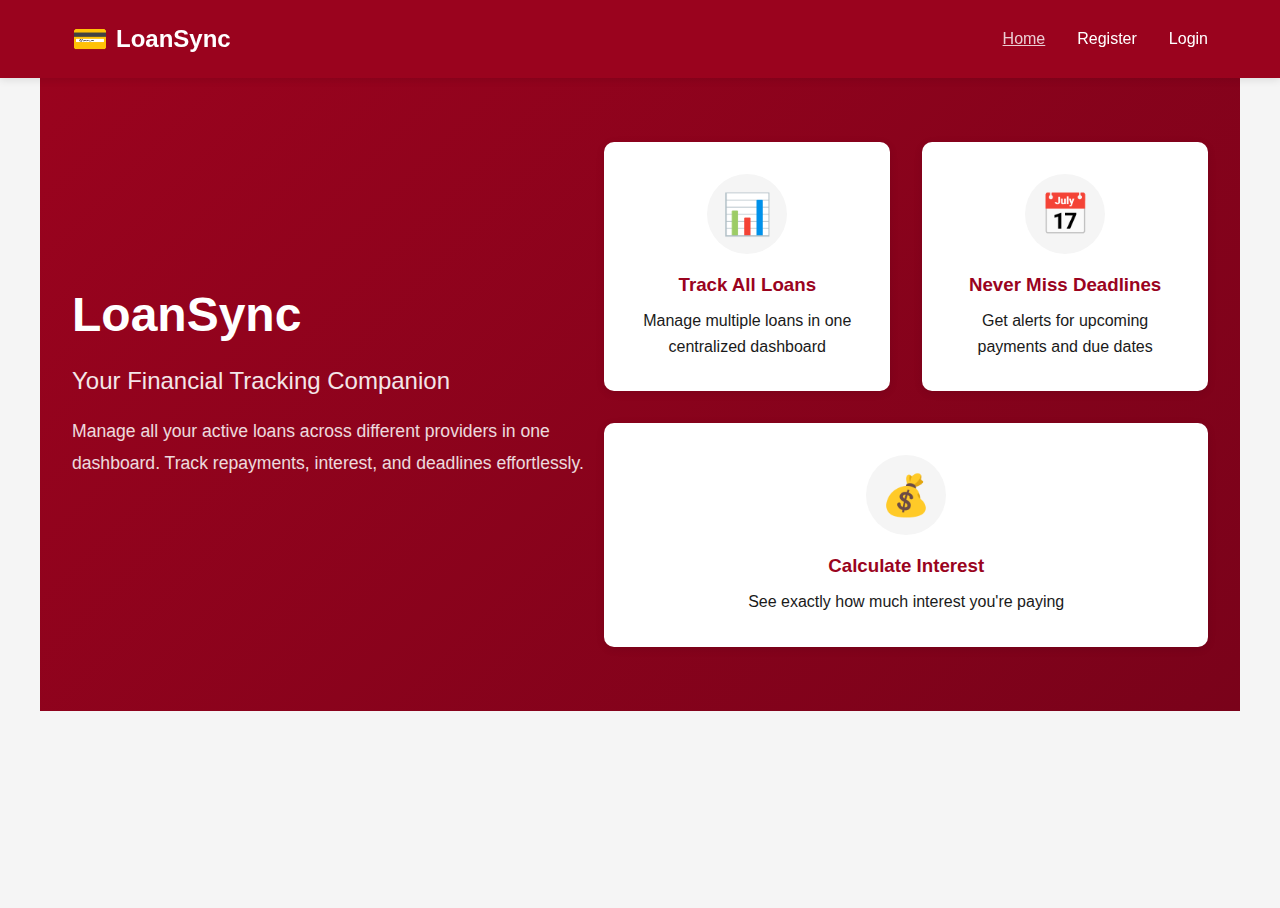
<file: index.html>
<!DOCTYPE html>
<html lang="en">
<head>
    <meta charset="UTF-8">
    <meta name="viewport" content="width=device-width, initial-scale=1.0">
    <title>LoanSync - Your Financial Tracking Companion</title>
    <link rel="stylesheet" href="style.css">
</head>
<body>
    <!-- Navigation Bar -->
    <nav class="navbar">
        <div class="nav-container">
            <div class="nav-logo">
                <span class="logo-icon">💳</span>
                LoanSync
            </div>
            <ul class="nav-menu">
                <li><a href="index.html" class="nav-link active">Home</a></li>
                <li><a href="register.html" class="nav-link">Register</a></li>
                <li><a href="login.html" class="nav-link">Login</a></li>
            </ul>
        </div>
    </nav>

    <!-- Landing Page -->
    <main class="landing-page">
        <section class="landing-hero">
            <div class="hero-content">
                <h1>LoanSync</h1>
                <p class="hero-subtitle">Your Financial Tracking Companion</p>
                <p class="hero-description">
                    Manage all your active loans across different providers in one dashboard. Track repayments, interest, and deadlines effortlessly.
                </p>
            </div>
            <div class="hero-features">
                <div class="feature-card">
                    <div class="feature-icon">📊</div>
                    <h3>Track All Loans</h3>
                    <p>Manage multiple loans in one centralized dashboard</p>
                </div>
                <div class="feature-card">
                    <div class="feature-icon">📅</div>
                    <h3>Never Miss Deadlines</h3>
                    <p>Get alerts for upcoming payments and due dates</p>
                </div>
                <div class="feature-card">
                    <div class="feature-icon">💰</div>
                    <h3>Calculate Interest</h3>
                    <p>See exactly how much interest you're paying</p>
                </div>
            </div>
        </section>
    </main>

    <script src="script.js"></script>
</body>
</html>
</file>
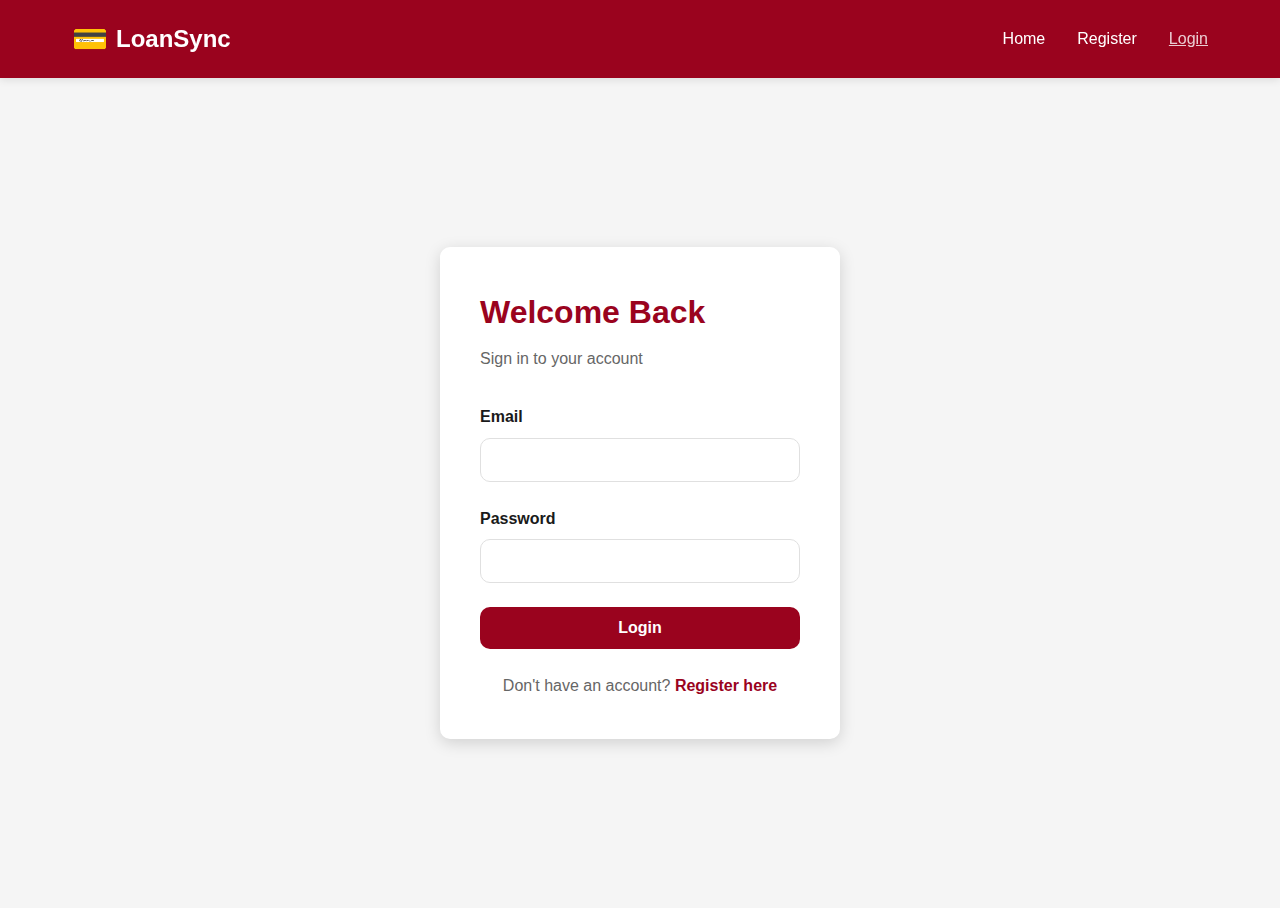
<file: dashboard.html>
<!DOCTYPE html>
<html lang="en">
<head>
    <meta charset="UTF-8">
    <meta name="viewport" content="width=device-width, initial-scale=1.0">
    <title>Dashboard - LoanSync</title>
    <link rel="stylesheet" href="style.css">
</head>
<body>
    <!-- Navigation Bar -->
    <nav class="navbar">
        <div class="nav-container">
            <div class="nav-logo">
                <span class="logo-icon">💳</span>
                LoanSync
            </div>
            <ul class="nav-menu">
                <li><a href="index.html" class="nav-link">Home</a></li>
                <li><a href="register.html" class="nav-link">Register</a></li>
                <li><a href="login.html" class="nav-link">Login</a></li>
                <li><a href="#" id="logoutBtn" class="nav-link">Logout</a></li>
            </ul>
        </div>
    </nav>

    <main class="dashboard-page">
        <div class="dashboard-header">
            <h1>Dashboard</h1>
            <p id="userGreeting" class="user-greeting">Welcome back!</p>
        </div>

        <div class="dashboard-grid">
            <!-- Total Debt Overview Card -->
            <section class="dashboard-card debt-overview-card">
                <h2>Total Debt Overview</h2>
                <div class="debt-amount">
                    <span class="amount-label">Total Debt</span>
                    <span class="amount-value" id="totalDebt">Ksh0.00</span>
                </div>
                <div class="financial-tip-slideshow">
                    <h3>💡 Financial Tip</h3>
                    <p id="financialTipSlideshow" class="tip-text"></p>
                    <div class="tip-dots" id="tipDots"></div>
                </div>
            </section>

            <!-- Upcoming Payments Card -->
            <section class="dashboard-card upcoming-payments-card">
                <h2>Upcoming Payments</h2>
                <div class="payments-list" id="upcomingPayments">
                    <p class="empty-message">No upcoming payments</p>
                </div>
            </section>

            <!-- Quick Actions Card -->
            <section class="dashboard-card quick-actions-card">
                <h2>Quick Actions</h2>
                <div class="actions-buttons">
                    <button class="btn btn-primary" onclick="openAddLoanModal()">+ Add New Loan</button>
                    <button class="btn btn-secondary">View Reports</button>
                </div>
                
                <div class="interest-calculator">
                    <h3>Interest Calculator</h3>
                    <div class="calc-input">
                        <input type="number" id="calcPrincipal" placeholder="Principal (Ksh)" min="0">
                        <input type="number" id="calcRate" placeholder="Rate (%)" min="0">
                        <input type="number" id="calcYears" placeholder="Years" min="0" step="0.1">
                        <button class="btn btn-secondary" onclick="calculateInterest()">Calculate</button>
                    </div>
                    <p id="calcResult" class="calc-result"></p>
                </div>
            </section>
        </div>

        <!-- All Loans Section -->
        <section class="all-loans-section">
            <h2>All Loans</h2>
            <div class="loans-grid" id="allLoansGrid">
                <p class="empty-message">No loans added yet. Start by adding your first loan!</p>
            </div>
        </section>
    </main>

    <!-- Add Loan Modal -->
    <div id="addLoanModal" class="modal">
        <div class="modal-content">
            <span class="modal-close" onclick="closeAddLoanModal()">&times;</span>
            <h2>Add New Loan</h2>
            <form id="addLoanForm" class="modal-form">
                <div class="form-group">
                    <label for="loanProvider">Provider Name</label>
                    <input type="text" id="loanProvider" placeholder="e.g., Bank of India" required>
                </div>
                <div class="form-group">
                    <label for="loanPrincipal">Principal Amount (Ksh)</label>
                    <input type="number" id="loanPrincipal" placeholder="100000" min="0" required>
                </div>
                <div class="form-group">
                    <label for="loanRate">Interest Rate (%)</label>
                    <input type="number" id="loanRate" placeholder="10" min="0" step="0.1" required>
                </div>
                <div class="form-group">
                    <label for="loanTimePeriod">Loan Period</label>
                    <div class="time-period-group">
                        <input type="number" id="loanTimePeriodValue" placeholder="Enter duration" min="1" required>
                        <select id="loanTimePeriodUnit" required>
                            <option value="">Select Unit</option>
                            <option value="months">Months</option>
                            <option value="years">Years</option>
                        </select>
                    </div>
                </div>
                <div class="form-group">
                    <label for="loanDueDate">Due Date</label>
                    <input type="date" id="loanDueDate" required>
                </div>
                <button type="submit" class="btn btn-primary full-width">Add Loan</button>
            </form>
        </div>
    </div>

    <script src="script.js"></script>
    <script>
        document.addEventListener('DOMContentLoaded', function() {
            checkAuth();
            loadDashboard();
        });
        document.getElementById('addLoanForm').addEventListener('submit', handleAddLoan);
        document.getElementById('logoutBtn').addEventListener('click', handleLogout);
    </script>
</body>
</html>
</file>
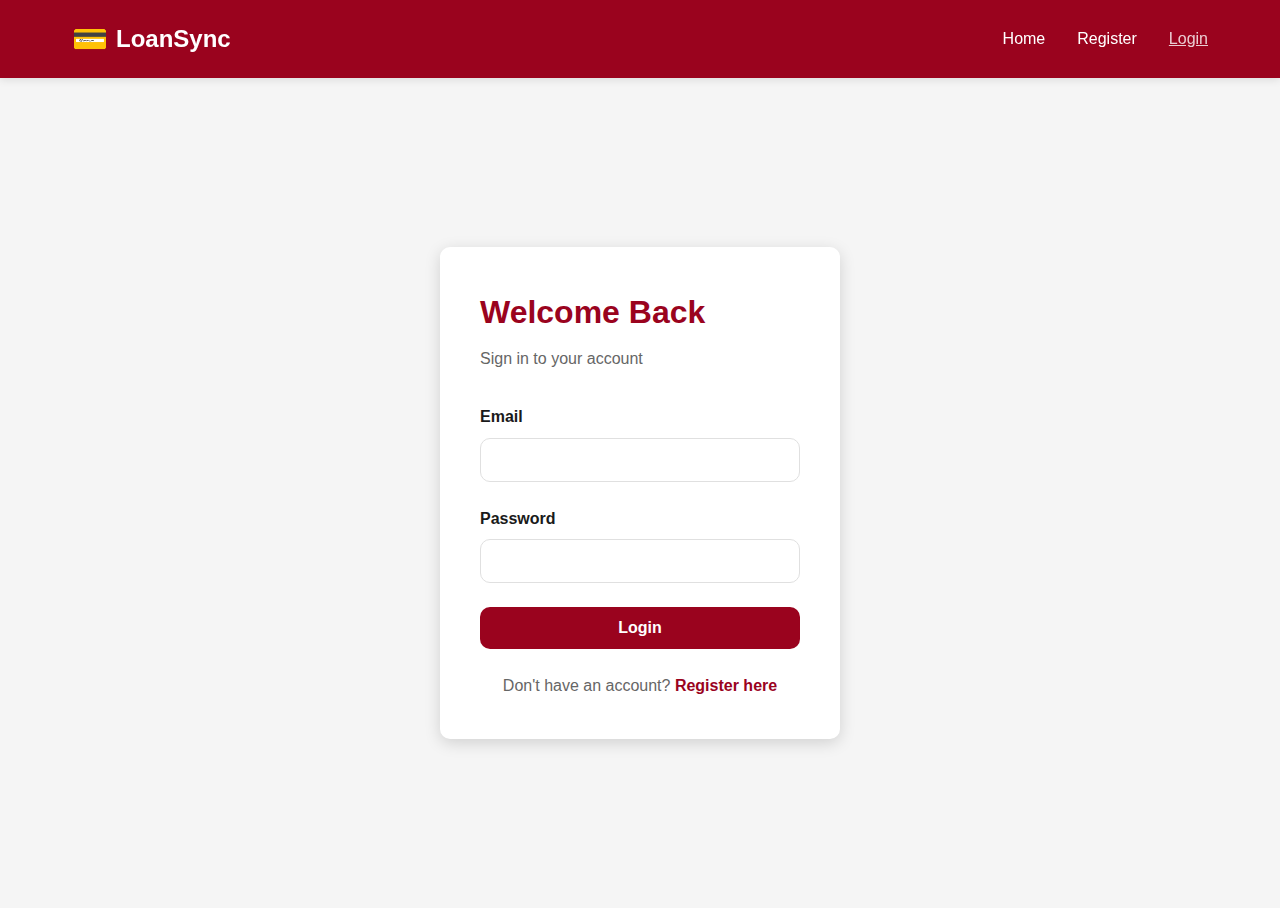
<file: login.html>
<!DOCTYPE html>
<html lang="en">
<head>
    <meta charset="UTF-8">
    <meta name="viewport" content="width=device-width, initial-scale=1.0">
    <title>Login - LoanSync</title>
    <link rel="stylesheet" href="style.css">
</head>
<body>
    <!-- Navigation Bar -->
    <nav class="navbar">
        <div class="nav-container">
            <div class="nav-logo">
                <span class="logo-icon">💳</span>
                LoanSync
            </div>
            <ul class="nav-menu">
                <li><a href="index.html" class="nav-link">Home</a></li>
                <li><a href="register.html" class="nav-link">Register</a></li>
                <li><a href="login.html" class="nav-link active">Login</a></li>
            </ul>
        </div>
    </nav>

    <main class="auth-page">
        <div class="auth-container">
            <div class="auth-card">
                <h1>Welcome Back</h1>
                <p class="auth-subtitle">Sign in to your account</p>
                
                <form id="loginForm" class="auth-form">
                    <div class="form-group">
                        <label for="loginEmail">Email</label>
                        <input type="email" id="loginEmail" name="email" required>
                    </div>

                    <div class="form-group">
                        <label for="loginPassword">Password</label>
                        <input type="password" id="loginPassword" name="password" required>
                    </div>

                    <button type="submit" class="btn btn-primary full-width">Login</button>
                </form>

                <p class="auth-link">Don't have an account? <a href="register.html">Register here</a></p>
                <div id="loginMessage" class="auth-message"></div>
            </div>
        </div>
    </main>

    <script src="script.js"></script>
    <script>
        document.getElementById('loginForm').addEventListener('submit', handleLogin);
    </script>
</body>
</html>
</file>
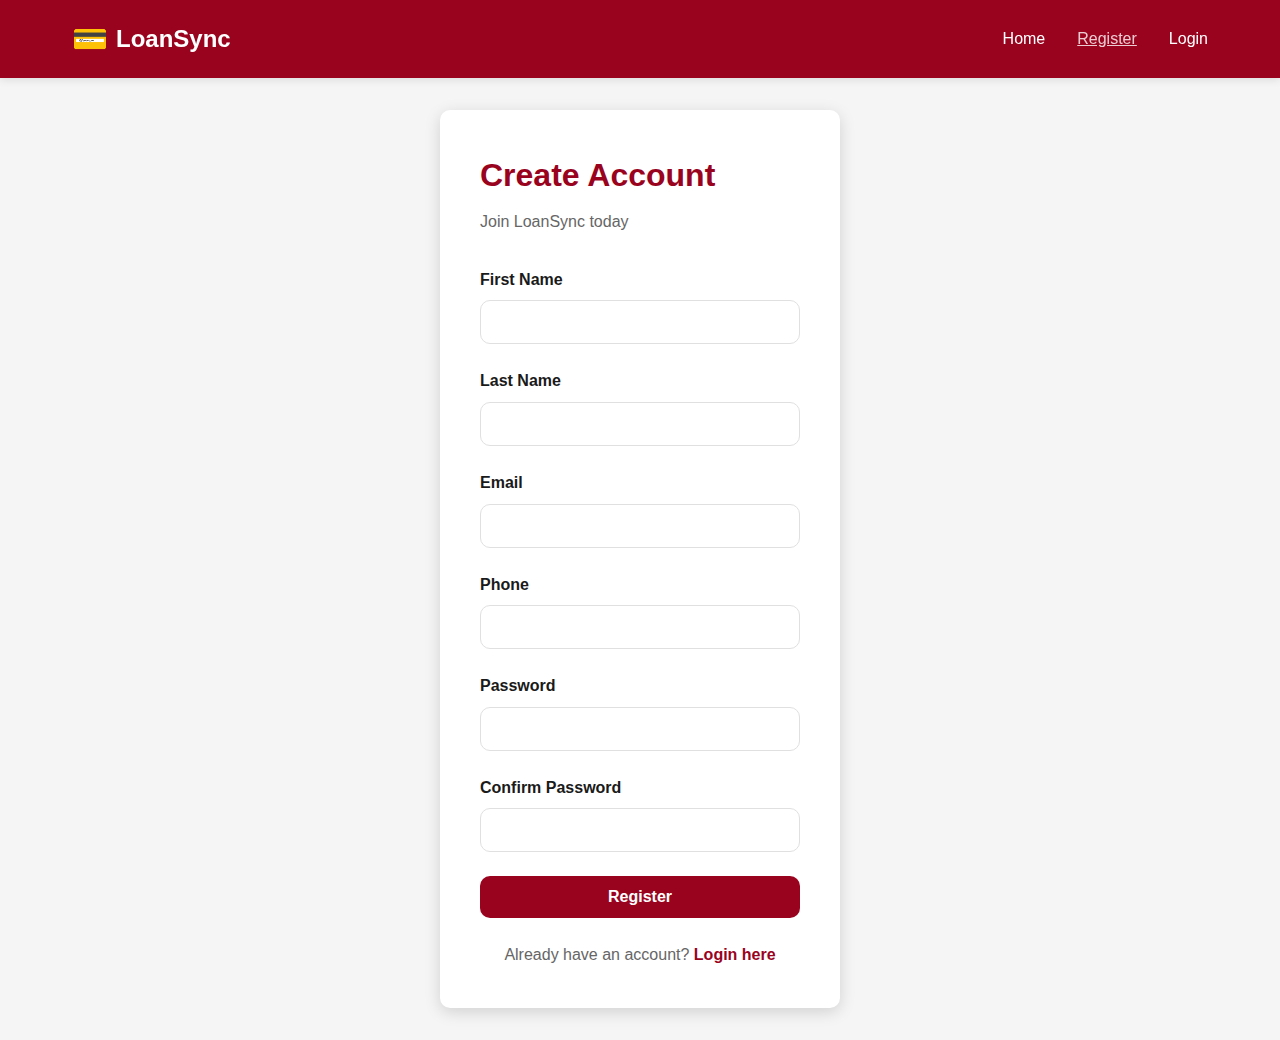
<file: register.html>
<!DOCTYPE html>
<html lang="en">
<head>
    <meta charset="UTF-8">
    <meta name="viewport" content="width=device-width, initial-scale=1.0">
    <title>Register - LoanSync</title>
    <link rel="stylesheet" href="style.css">
</head>
<body>
    <!-- Navigation Bar -->
    <nav class="navbar">
        <div class="nav-container">
            <div class="nav-logo">
                <span class="logo-icon">💳</span>
                LoanSync
            </div>
            <ul class="nav-menu">
                <li><a href="index.html" class="nav-link">Home</a></li>
                <li><a href="register.html" class="nav-link active">Register</a></li>
                <li><a href="login.html" class="nav-link">Login</a></li>
            </ul>
        </div>
    </nav>

    <main class="auth-page">
        <div class="auth-container">
            <div class="auth-card">
                <h1>Create Account</h1>
                <p class="auth-subtitle">Join LoanSync today</p>
                
                <form id="registerForm" class="auth-form">
                    <div class="form-group">
                        <label for="firstName">First Name</label>
                        <input type="text" id="firstName" name="firstName" required>
                    </div>

                    <div class="form-group">
                        <label for="lastName">Last Name</label>
                        <input type="text" id="lastName" name="lastName" required>
                    </div>

                    <div class="form-group">
                        <label for="regEmail">Email</label>
                        <input type="email" id="regEmail" name="email" required>
                    </div>

                    <div class="form-group">
                        <label for="phone">Phone</label>
                        <input type="tel" id="phone" name="phone" required>
                    </div>

                    <div class="form-group">
                        <label for="regPassword">Password</label>
                        <input type="password" id="regPassword" name="password" required>
                    </div>

                    <div class="form-group">
                        <label for="confirmPassword">Confirm Password</label>
                        <input type="password" id="confirmPassword" name="confirmPassword" required>
                    </div>

                    <button type="submit" class="btn btn-primary full-width">Register</button>
                </form>

                <p class="auth-link">Already have an account? <a href="login.html">Login here</a></p>
                <div id="registerMessage" class="auth-message"></div>
            </div>
        </div>
    </main>

    <script src="script.js"></script>
    <script>
        document.getElementById('registerForm').addEventListener('submit', handleRegister);
    </script>
</body>
</html>
</file>
<file: style.css>
/* Root Variables */
:root {
  --primary: #9a031e;
  --primary-dark: #7a021a;
  --primary-light: #c41e3a;
  --neutral-bg: #ffffff;
  --neutral-light: #f5f5f5;
  --neutral-gray: #e0e0e0;
  --neutral-dark: #333333;
  --text-primary: #1a1a1a;
  --text-secondary: #666666;
  --accent-success: #28a745;
  --accent-warning: #ffc107;
  --accent-danger: #dc3545;
  --border-radius: 10px;
  --shadow: 0 2px 8px rgba(0, 0, 0, 0.1);
  --shadow-lg: 0 4px 16px rgba(0, 0, 0, 0.15);
}

/* Global Styles */
* {
  margin: 0;
  padding: 0;
  box-sizing: border-box;
}

body {
  font-family: -apple-system, BlinkMacSystemFont, "Segoe UI", Roboto, Oxygen, Ubuntu, Cantarell, sans-serif;
  color: var(--text-primary);
  background-color: var(--neutral-light);
  line-height: 1.6;
}

/* Navigation */
.navbar {
  background-color: var(--primary);
  padding: 1rem 0;
  position: sticky;
  top: 0;
  z-index: 100;
  box-shadow: var(--shadow);
}

.nav-container {
  max-width: 1200px;
  margin: 0 auto;
  padding: 0 2rem;
  display: flex;
  justify-content: space-between;
  align-items: center;
}

.nav-logo {
  color: white;
  font-size: 1.5rem;
  font-weight: bold;
  display: flex;
  align-items: center;
  gap: 0.5rem;
}

.logo-icon {
  font-size: 1.8rem;
}

.nav-menu {
  display: flex;
  list-style: none;
  gap: 2rem;
}

.nav-link {
  color: white;
  text-decoration: none;
  font-weight: 500;
  transition: opacity 0.3s ease;
}

.nav-link:hover,
.nav-link.active {
  opacity: 0.8;
  text-decoration: underline;
}

/* Landing Page */
.landing-page {
  min-height: calc(100vh - 70px);
}

.landing-hero {
  background: linear-gradient(135deg, var(--primary) 0%, var(--primary-dark) 100%);
  color: white;
  padding: 4rem 2rem;
  text-align: center;
  display: flex;
  align-items: center;
  justify-content: center;
  max-width: 1200px;
  margin: 0 auto;
}

.hero-content {
  text-align: left;
  width: 100%;
}

.hero-content h1 {
  font-size: 3rem;
  margin-bottom: 0.5rem;
}

.hero-subtitle {
  font-size: 1.5rem;
  opacity: 0.9;
  margin-bottom: 1rem;
}

.hero-description {
  font-size: 1.1rem;
  opacity: 0.85;
  margin-bottom: 2rem;
  line-height: 1.8;
}

.hero-buttons {
  display: flex;
  gap: 1rem;
  flex-wrap: wrap;
  margin-bottom: 3rem;
}

/* Updated hero-features to display horizontally with flex layout */
.hero-features {
  display: flex;
  gap: 2rem;
  justify-content: flex-start;
  flex-wrap: wrap;
}

.feature-card {
  background: white;
  color: var(--text-primary);
  padding: 2rem;
  border-radius: var(--border-radius);
  box-shadow: var(--shadow);
  transition: transform 0.3s ease;
  flex: 1;
  min-width: 200px;
  text-align: center;
}

.feature-card:hover {
  transform: translateY(-5px);
}

/* Made feature icons circular containers instead of square */
.feature-icon {
  width: 80px;
  height: 80px;
  border-radius: 50%;
  background-color: var(--neutral-light);
  display: flex;
  align-items: center;
  justify-content: center;
  font-size: 2.5rem;
  margin: 0 auto 1rem;
}

.feature-card h3 {
  margin-bottom: 0.5rem;
  color: var(--primary);
}

/* Buttons */
.btn {
  display: inline-block;
  padding: 0.75rem 1.5rem;
  border: none;
  border-radius: var(--border-radius);
  font-size: 1rem;
  font-weight: 600;
  cursor: pointer;
  transition: all 0.3s ease;
  text-decoration: none;
  text-align: center;
}

.btn-primary {
  background-color: var(--primary);
  color: white;
}

.btn-primary:hover {
  background-color: var(--primary-dark);
  box-shadow: var(--shadow-lg);
}

.btn-secondary {
  background-color: var(--neutral-light);
  color: var(--text-primary);
  border: 2px solid var(--primary);
}

.btn-secondary:hover {
  background-color: var(--primary);
  color: white;
}

.full-width {
  width: 100%;
}

/* Auth Page */
.auth-page {
  min-height: calc(100vh - 70px);
  display: flex;
  align-items: center;
  justify-content: center;
  padding: 2rem;
}

.auth-container {
  width: 100%;
  max-width: 400px;
}

.auth-card {
  background: white;
  padding: 2.5rem;
  border-radius: var(--border-radius);
  box-shadow: var(--shadow-lg);
}

.auth-card h1 {
  margin-bottom: 0.5rem;
  color: var(--primary);
}

.auth-subtitle {
  color: var(--text-secondary);
  margin-bottom: 2rem;
}

.auth-form {
  margin-bottom: 1.5rem;
}

.form-group {
  margin-bottom: 1.5rem;
}

.form-group label {
  display: block;
  margin-bottom: 0.5rem;
  font-weight: 600;
  color: var(--text-primary);
}

.form-group input {
  width: 100%;
  padding: 0.75rem;
  border: 1px solid var(--neutral-gray);
  border-radius: var(--border-radius);
  font-size: 1rem;
  transition: border-color 0.3s ease;
}

.form-group input:focus {
  outline: none;
  border-color: var(--primary);
  box-shadow: 0 0 0 3px rgba(154, 3, 30, 0.1);
}

.auth-link {
  text-align: center;
  color: var(--text-secondary);
}

.auth-link a {
  color: var(--primary);
  text-decoration: none;
  font-weight: 600;
}

.auth-link a:hover {
  text-decoration: underline;
}

.auth-message {
  margin-top: 1rem;
  padding: 1rem;
  border-radius: var(--border-radius);
  display: none;
}

.auth-message.success {
  background-color: #d4edda;
  color: #155724;
  border: 1px solid #c3e6cb;
  display: block;
}

.auth-message.error {
  background-color: #f8d7da;
  color: #721c24;
  border: 1px solid #f5c6cb;
  display: block;
}

/* Dashboard Page */
.dashboard-page {
  max-width: 1200px;
  margin: 0 auto;
  padding: 2rem;
}

.dashboard-header {
  margin-bottom: 2rem;
}

.dashboard-header h1 {
  font-size: 2.5rem;
  color: var(--primary);
  margin-bottom: 0.5rem;
}

.user-greeting {
  color: var(--text-secondary);
  font-size: 1.1rem;
}

.dashboard-grid {
  display: grid;
  grid-template-columns: repeat(auto-fit, minmax(350px, 1fr));
  gap: 2rem;
  margin-bottom: 3rem;
}

.dashboard-card {
  background: white;
  padding: 2rem;
  border-radius: var(--border-radius);
  box-shadow: var(--shadow);
  transition: transform 0.3s ease;
}

.dashboard-card:hover {
  transform: translateY(-5px);
  box-shadow: var(--shadow-lg);
}

.dashboard-card h2 {
  color: var(--primary);
  margin-bottom: 1.5rem;
  font-size: 1.4rem;
}

/* Debt Overview Card */
.debt-amount {
  display: flex;
  flex-direction: column;
  gap: 0.5rem;
  margin-bottom: 2rem;
}

.amount-label {
  color: var(--text-secondary);
  font-size: 0.95rem;
  font-weight: 500;
}

.amount-value {
  font-size: 2rem;
  font-weight: bold;
  color: var(--primary);
}

/* Financial Tip Slideshow */
.financial-tip-slideshow {
  background-color: var(--neutral-light);
  padding: 1.5rem;
  border-radius: var(--border-radius);
  border-left: 4px solid var(--primary);
  margin-top: 1.5rem;
}

.financial-tip-slideshow h3 {
  color: var(--primary);
  margin-bottom: 1rem;
  font-size: 1.1rem;
}

.tip-text {
  color: var(--text-primary);
  line-height: 1.6;
  min-height: 60px;
  margin-bottom: 1rem;
}

.tip-dots {
  display: flex;
  justify-content: center;
  gap: 0.5rem;
}

.dot {
  height: 10px;
  width: 10px;
  background-color: var(--neutral-gray);
  border-radius: 50%;
  display: inline-block;
  cursor: pointer;
  transition: background-color 0.3s ease;
}

.dot:hover {
  background-color: var(--primary-light);
}

.dot.active {
  background-color: var(--primary);
}
/* Payments List */
.payments-list {
  max-height: 400px;
  overflow-y: auto;
}

.payment-item {
  background-color: var(--neutral-light);
  padding: 1rem;
  border-radius: var(--border-radius);
  margin-bottom: 1rem;
  display: flex;
  justify-content: space-between;
  align-items: center;
}

.payment-info h3 {
  font-size: 1rem;
  margin-bottom: 0.25rem;
  color: var(--text-primary);
}

.payment-info p {
  color: var(--text-secondary);
  font-size: 0.9rem;
}

.payment-date {
  font-weight: 600;
  color: var(--primary);
  margin-bottom: 0.5rem;
}

.payment-actions {
  display: flex;
  gap: 0.5rem;
}

.btn-small {
  padding: 0.5rem 1rem;
  font-size: 0.85rem;
}

.empty-message {
  color: var(--text-secondary);
  text-align: center;
  padding: 2rem 0;
}

/* Quick Actions Card */
.actions-buttons {
  display: flex;
  flex-direction: column;
  gap: 1rem;
  margin-bottom: 2rem;
}

.actions-buttons .btn {
  width: 100%;
}

.financial-tip {
  background-color: var(--neutral-light);
  padding: 1rem;
  border-radius: var(--border-radius);
  border-left: 4px solid var(--primary);
  margin-bottom: 1.5rem;
}

.financial-tip h3 {
  color: var(--primary);
  margin-bottom: 0.5rem;
}

.interest-calculator {
  background-color: var(--neutral-light);
  padding: 1rem;
  border-radius: var(--border-radius);
}

.interest-calculator h3 {
  margin-bottom: 1rem;
  color: var(--text-primary);
  font-size: 1rem;
}

.calc-input {
  display: flex;
  flex-direction: column;
  gap: 0.5rem;
  margin-bottom: 1rem;
}

.calc-input input {
  padding: 0.6rem;
  border: 1px solid var(--neutral-gray);
  border-radius: var(--border-radius);
  font-size: 0.9rem;
}

.calc-input button {
  width: 100%;
}

.calc-result {
  background-color: white;
  padding: 0.75rem;
  border-radius: var(--border-radius);
  text-align: center;
  font-weight: 600;
  color: var(--primary);
  margin-top: 0.5rem;
}

/* All Loans Section */
.all-loans-section {
  background: white;
  padding: 2rem;
  border-radius: var(--border-radius);
  box-shadow: var(--shadow);
  margin-top: 2rem;
}

.all-loans-section h2 {
  color: var(--primary);
  margin-bottom: 1.5rem;
}

.loans-grid {
  display: grid;
  grid-template-columns: repeat(auto-fill, minmax(280px, 1fr));
  gap: 1.5rem;
}

.loan-card {
  background-color: var(--neutral-light);
  padding: 1.5rem;
  border-radius: var(--border-radius);
  border-left: 4px solid var(--primary);
  transition: all 0.3s ease;
}

.loan-card:hover {
  box-shadow: var(--shadow);
  transform: translateY(-3px);
}

.loan-card.paid {
  opacity: 0.7;
  border-left-color: var(--accent-success);
}

.loan-provider {
  font-size: 1.1rem;
  font-weight: bold;
  color: var(--text-primary);
  margin-bottom: 1rem;
}

.loan-detail {
  display: flex;
  justify-content: space-between;
  margin-bottom: 0.75rem;
  font-size: 0.95rem;
}

.loan-detail-label {
  color: var(--text-secondary);
  font-weight: 500;
}

.loan-detail-value {
  color: var(--text-primary);
  font-weight: 600;
}

.loan-interest {
  background-color: rgba(154, 3, 30, 0.1);
  padding: 0.75rem;
  border-radius: var(--border-radius);
  margin-top: 1rem;
  text-align: center;
  font-weight: 600;
  color: var(--primary);
}

.loan-due {
  margin-top: 1rem;
  padding-top: 1rem;
  border-top: 1px solid var(--neutral-gray);
}

.loan-due-date {
  font-size: 0.9rem;
  color: var(--text-secondary);
}

.loan-due-date-value {
  font-weight: bold;
  color: var(--primary);
}

.loan-actions {
  display: flex;
  gap: 0.5rem;
  margin-top: 1rem;
}

.loan-actions .btn {
  flex: 1;
  padding: 0.6rem;
  font-size: 0.85rem;
}

/* Modal */
.modal {
  display: none;
  position: fixed;
  z-index: 1000;
  left: 0;
  top: 0;
  width: 100%;
  height: 100%;
  background-color: rgba(0, 0, 0, 0.5);
  align-items: center;
  justify-content: center;
}

.modal.open {
  display: flex;
}

.modal-content {
  background-color: white;
  padding: 2rem;
  border-radius: var(--border-radius);
  width: 90%;
  max-width: 400px;
  max-height: 90vh;
  overflow-y: auto;
  box-shadow: var(--shadow-lg);
  position: relative;
  animation: slideIn 0.3s ease;
}

@keyframes slideIn {
  from {
    transform: translateY(-50px);
    opacity: 0;
  }
  to {
    transform: translateY(0);
    opacity: 1;
  }
}

.modal-close {
  position: absolute;
  right: 1rem;
  top: 1rem;
  font-size: 1.5rem;
  cursor: pointer;
  color: var(--text-secondary);
  transition: color 0.3s ease;
}

.modal-close:hover {
  color: var(--text-primary);
}

.modal-content h2 {
  color: var(--primary);
  margin-bottom: 1.5rem;
}

.modal-form {
  display: flex;
  flex-direction: column;
  gap: 1.5rem;
}

.modal-form .btn {
  margin-top: 1rem;
}

/* Added time period input styling */
.time-period-group {
  display: flex;
  gap: 0.5rem;
}

.time-period-group input {
  flex: 1;
  padding: 0.75rem;
  border: 1px solid var(--neutral-gray);
  border-radius: var(--border-radius);
  font-size: 1rem;
}

.time-period-group select {
  flex: 1;
  padding: 0.75rem;
  border: 1px solid var(--neutral-gray);
  border-radius: var(--border-radius);
  font-size: 1rem;
  cursor: pointer;
  background-color: white;
}

.time-period-group input:focus,
.time-period-group select:focus {
  outline: none;
  border-color: var(--primary);
  box-shadow: 0 0 0 3px rgba(154, 3, 30, 0.1);
}

/* Responsive Design */
@media (max-width: 768px) {
  .landing-hero {
    grid-template-columns: 1fr;
    padding: 2rem 1rem;
    gap: 2rem;
  }

  .hero-content h1 {
    font-size: 2rem;
  }

  .nav-menu {
    gap: 1rem;
  }

  .dashboard-grid {
    grid-template-columns: 1fr;
  }

  .dashboard-page {
    padding: 1rem;
  }

  .dashboard-header h1 {
    font-size: 1.8rem;
  }

  .hero-buttons {
    flex-direction: column;
  }

  .hero-buttons .btn {
    width: 100%;
  }

  .goal-input-group {
    flex-direction: column;
  }

  .goal-input-group input {
    width: 100%;
  }

  .goal-input-group .btn {
    width: 100%;
  }

  .loan-card {
    width: 100%;
  }

  .modal-content {
    width: 95%;
  }
}

@media (max-width: 480px) {
  .nav-container {
    padding: 0 1rem;
  }

  .nav-menu {
    gap: 0.5rem;
    font-size: 0.9rem;
  }

  .hero-features {
    gap: 1rem;
  }

  .feature-card {
    padding: 1.5rem;
  }

  .hero-content h1 {
    font-size: 1.5rem;
  }

  .hero-subtitle {
    font-size: 1.1rem;
  }

  .dashboard-header h1 {
    font-size: 1.5rem;
  }

  .loans-grid {
    grid-template-columns: 1fr;
  }
}
</file>
